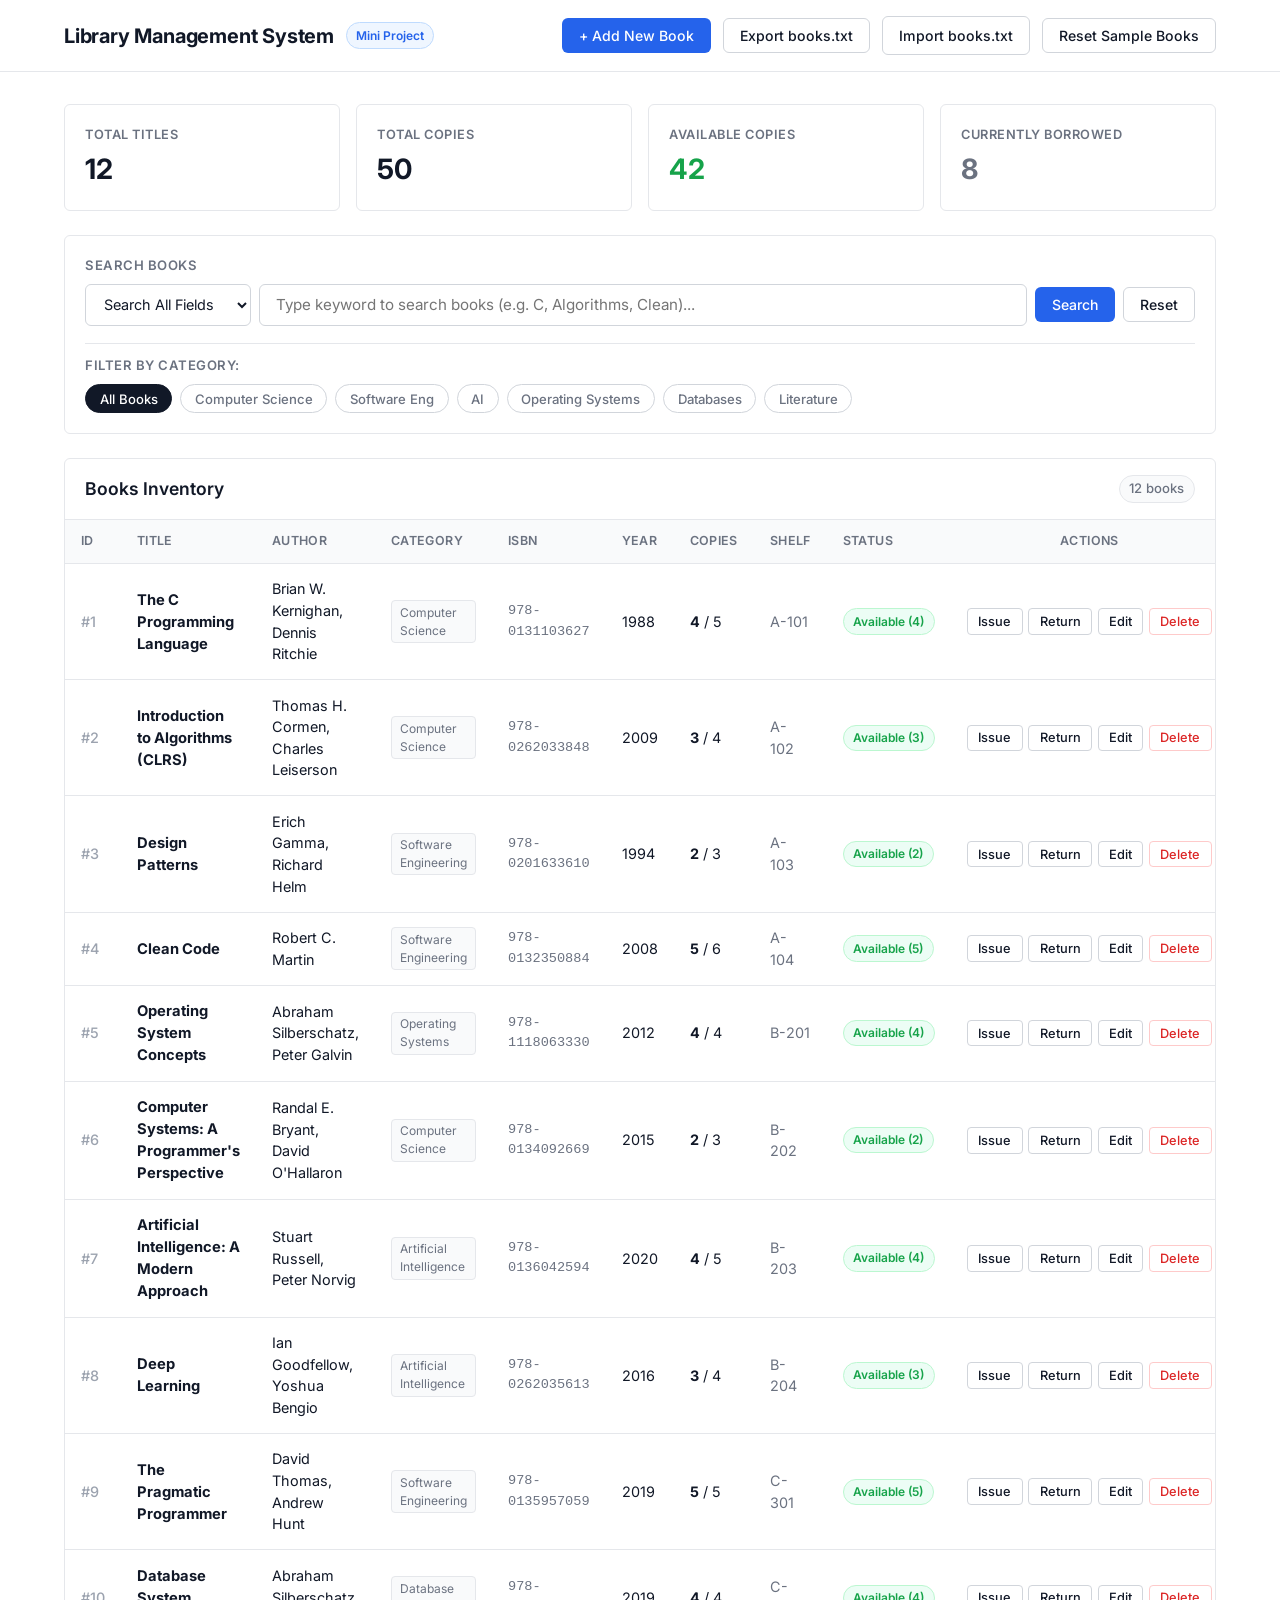
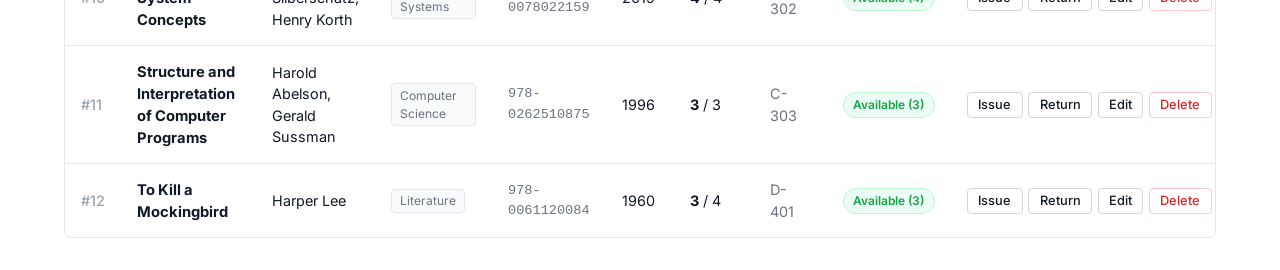
<file: library management system/index.html>
<!DOCTYPE html>
<html lang="en">
<head>
  <meta charset="UTF-8">
  <meta name="viewport" content="width=device-width, initial-scale=1.0">
  <title>Library Management System</title>
  <link rel="stylesheet" href="frontend/css/styles.css">
  <link rel="preconnect" href="https://fonts.googleapis.com">
  <link rel="preconnect" href="https://fonts.gstatic.com" crossorigin>
  <link href="https://fonts.googleapis.com/css2?family=Inter:wght@400;500;600;700&display=swap" rel="stylesheet">
</head>
<body>

  <!-- Top Simple Navigation Bar -->
  <header class="navbar">
    <div class="nav-container">
      <div class="brand">
        <h1 class="brand-title">Library Management System</h1>
        <span class="c-badge">Mini Project</span>
      </div>
      <div class="nav-actions">
        <button class="btn btn-primary" onclick="app.openAddBookModal()">
          + Add New Book
        </button>
        <button class="btn btn-outline" onclick="app.exportBooksTxt()" title="Export books.txt for C backend">
          Export books.txt
        </button>
        <label class="btn btn-outline" style="margin: 0; cursor: pointer;" title="Import books.txt from C backend">
          Import books.txt
          <input type="file" accept=".txt" onchange="app.importBooksTxt(event)" style="display: none;">
        </label>
        <button class="btn btn-outline" onclick="app.resetSampleBooks()" title="Reset default sample books">
          Reset Sample Books
        </button>
      </div>
    </div>
  </header>

  <!-- Main Content Container -->
  <main class="main-container">

    <!-- Summary Stats Bar -->
    <div class="stats-bar">
      <div class="stat-box">
        <span class="stat-label">Total Titles</span>
        <span class="stat-value" id="statTitles">0</span>
      </div>
      <div class="stat-box">
        <span class="stat-label">Total Copies</span>
        <span class="stat-value" id="statTotalCopies">0</span>
      </div>
      <div class="stat-box">
        <span class="stat-label">Available Copies</span>
        <span class="stat-value text-success" id="statAvailableCopies">0</span>
      </div>
      <div class="stat-box">
        <span class="stat-label">Currently Borrowed</span>
        <span class="stat-value text-muted" id="statBorrowedCopies">0</span>
      </div>
    </div>

    <!-- Search & Filter Controls -->
    <div class="controls-panel">
      <!-- Search Option Bar -->
      <div class="search-header-row">
        <label for="searchInput" class="search-label-title">Search Books</label>
        <div class="search-group">
          <select id="searchField" class="search-field-select" title="Select field to search in" onchange="app.handleSearchFieldChange()">
            <option value="all">Search All Fields</option>
            <option value="title">By Title</option>
            <option value="author">By Author</option>
            <option value="category">By Category</option>
            <option value="isbn">By ISBN</option>
            <option value="shelf">By Shelf Location</option>
          </select>
          <div class="search-input-wrapper">
            <input type="text" id="searchInput" placeholder="Type keyword to search books (e.g. C, Algorithms, Clean)..." autocomplete="off">
            <button class="btn-clear" id="btnClearSearch" onclick="app.clearSearch()" title="Clear search text" style="display:none;">&times;</button>
          </div>
          <button class="btn btn-primary btn-search" id="btnSearch" onclick="app.executeSearch()" title="Click to search">
            Search
          </button>
          <button class="btn btn-outline btn-reset" onclick="app.clearSearch()" title="Reset search & filters">
            Reset
          </button>
        </div>
      </div>

      <!-- Quick Category Filter Pills -->
      <div class="category-filters-row">
        <span class="category-label-title">Filter by Category:</span>
        <div class="category-filters" id="categoryFilters">
          <button class="pill active" data-category="All">All Books</button>
          <button class="pill" data-category="Computer Science">Computer Science</button>
          <button class="pill" data-category="Software Engineering">Software Eng</button>
          <button class="pill" data-category="Artificial Intelligence">AI</button>
          <button class="pill" data-category="Operating Systems">Operating Systems</button>
          <button class="pill" data-category="Database Systems">Databases</button>
          <button class="pill" data-category="Literature">Literature</button>
        </div>
      </div>

      <!-- Active Search Results Status Bar -->
      <div class="search-status-bar" id="searchStatusBar" style="display: none;">
        <span id="searchStatusText">Showing search results</span>
        <button class="btn-link-clear" onclick="app.clearSearch()">Clear Search</button>
      </div>
    </div>

    <!-- Books Table Container -->
    <div class="table-card">
      <div class="table-card-header">
        <h2 class="section-title">Books Inventory</h2>
        <span class="count-badge" id="booksCountBadge">0 books</span>
      </div>

      <div class="table-responsive">
        <table class="books-table">
          <thead>
            <tr>
              <th style="width: 50px;">ID</th>
              <th>Title</th>
              <th>Author</th>
              <th>Category</th>
              <th>ISBN</th>
              <th>Year</th>
              <th>Copies</th>
              <th>Shelf</th>
              <th>Status</th>
              <th style="min-width: 220px; text-align: center;">Actions</th>
            </tr>
          </thead>
          <tbody id="booksTableBody">
            <tr>
              <td colspan="10" class="text-center" style="padding: 2rem;">Loading books...</td>
            </tr>
          </tbody>
        </table>
      </div>
    </div>

  </main>

  <!-- MODAL: ADD / EDIT BOOK -->
  <div class="modal-overlay" id="bookModal">
    <div class="modal-box">
      <div class="modal-header">
        <h3 id="modalTitle">Add New Book</h3>
        <button class="btn-modal-close" onclick="app.closeModal('bookModal')">&times;</button>
      </div>
      <form id="bookForm" onsubmit="app.handleSaveBook(event)">
        <input type="hidden" id="bookId">

        <div class="form-group">
          <label for="bookTitle">Book Title *</label>
          <input type="text" id="bookTitle" required placeholder="e.g. The C Programming Language">
        </div>

        <div class="form-row">
          <div class="form-group">
            <label for="bookAuthor">Author *</label>
            <input type="text" id="bookAuthor" required placeholder="e.g. Dennis M. Ritchie">
          </div>
          <div class="form-group">
            <label for="bookCategory">Category *</label>
            <select id="bookCategory" required>
              <option value="Computer Science">Computer Science</option>
              <option value="Software Engineering">Software Engineering</option>
              <option value="Artificial Intelligence">Artificial Intelligence</option>
              <option value="Operating Systems">Operating Systems</option>
              <option value="Database Systems">Database Systems</option>
              <option value="Literature">Literature</option>
              <option value="Mathematics">Mathematics</option>
              <option value="General">General</option>
            </select>
          </div>
        </div>

        <div class="form-row">
          <div class="form-group">
            <label for="bookIsbn">ISBN *</label>
            <input type="text" id="bookIsbn" required placeholder="e.g. 978-0131103627">
          </div>
          <div class="form-group">
            <label for="bookYear">Publication Year</label>
            <input type="number" id="bookYear" min="1900" max="2099" value="2024">
          </div>
        </div>

        <div class="form-row">
          <div class="form-group">
            <label for="bookCopies">Total Copies *</label>
            <input type="number" id="bookCopies" min="1" max="500" value="3" required>
          </div>
          <div class="form-group">
            <label for="bookShelf">Shelf Location</label>
            <input type="text" id="bookShelf" placeholder="e.g. A-101">
          </div>
        </div>

        <div class="modal-footer">
          <button type="button" class="btn btn-outline" onclick="app.closeModal('bookModal')">Cancel</button>
          <button type="submit" class="btn btn-primary" id="btnSaveSubmit">Save Book</button>
        </div>
      </form>
    </div>
  </div>

  <!-- MODAL: RETURN SUCCESS & EDIT OPTION -->
  <div class="modal-overlay" id="returnSuccessModal">
    <div class="modal-box" style="max-width: 460px;">
      <div class="modal-header">
        <h3>Book Returned Successfully</h3>
        <button class="btn-modal-close" onclick="app.closeModal('returnSuccessModal')">&times;</button>
      </div>
      <div style="padding: 1.5rem;">
        <p style="margin-bottom: 0.5rem; color: var(--text-main); font-weight: 600;" id="returnSuccessBookTitle">Book Title</p>
        <p style="color: var(--text-muted); font-size: 0.9rem; margin-bottom: 1.5rem;">
          The book has been checked in and restocked into inventory. Would you like to edit its details now (such as shelf location, copies, or condition)?
        </p>
        <div style="display: flex; gap: 0.75rem; justify-content: flex-end;">
          <button type="button" class="btn btn-outline" onclick="app.closeModal('returnSuccessModal')">No, Done</button>
          <button type="button" class="btn btn-primary" onclick="app.confirmEditAfterReturn()">Yes, Edit Book Details</button>
        </div>
      </div>
    </div>
  </div>

  <!-- Toast Notification Container -->
  <div class="toast-box" id="toastBox"></div>

  <!-- Standalone Script (Zero Backend Server Required) -->
  <script src="frontend/js/app.js"></script>
</body>
</html>
</file>
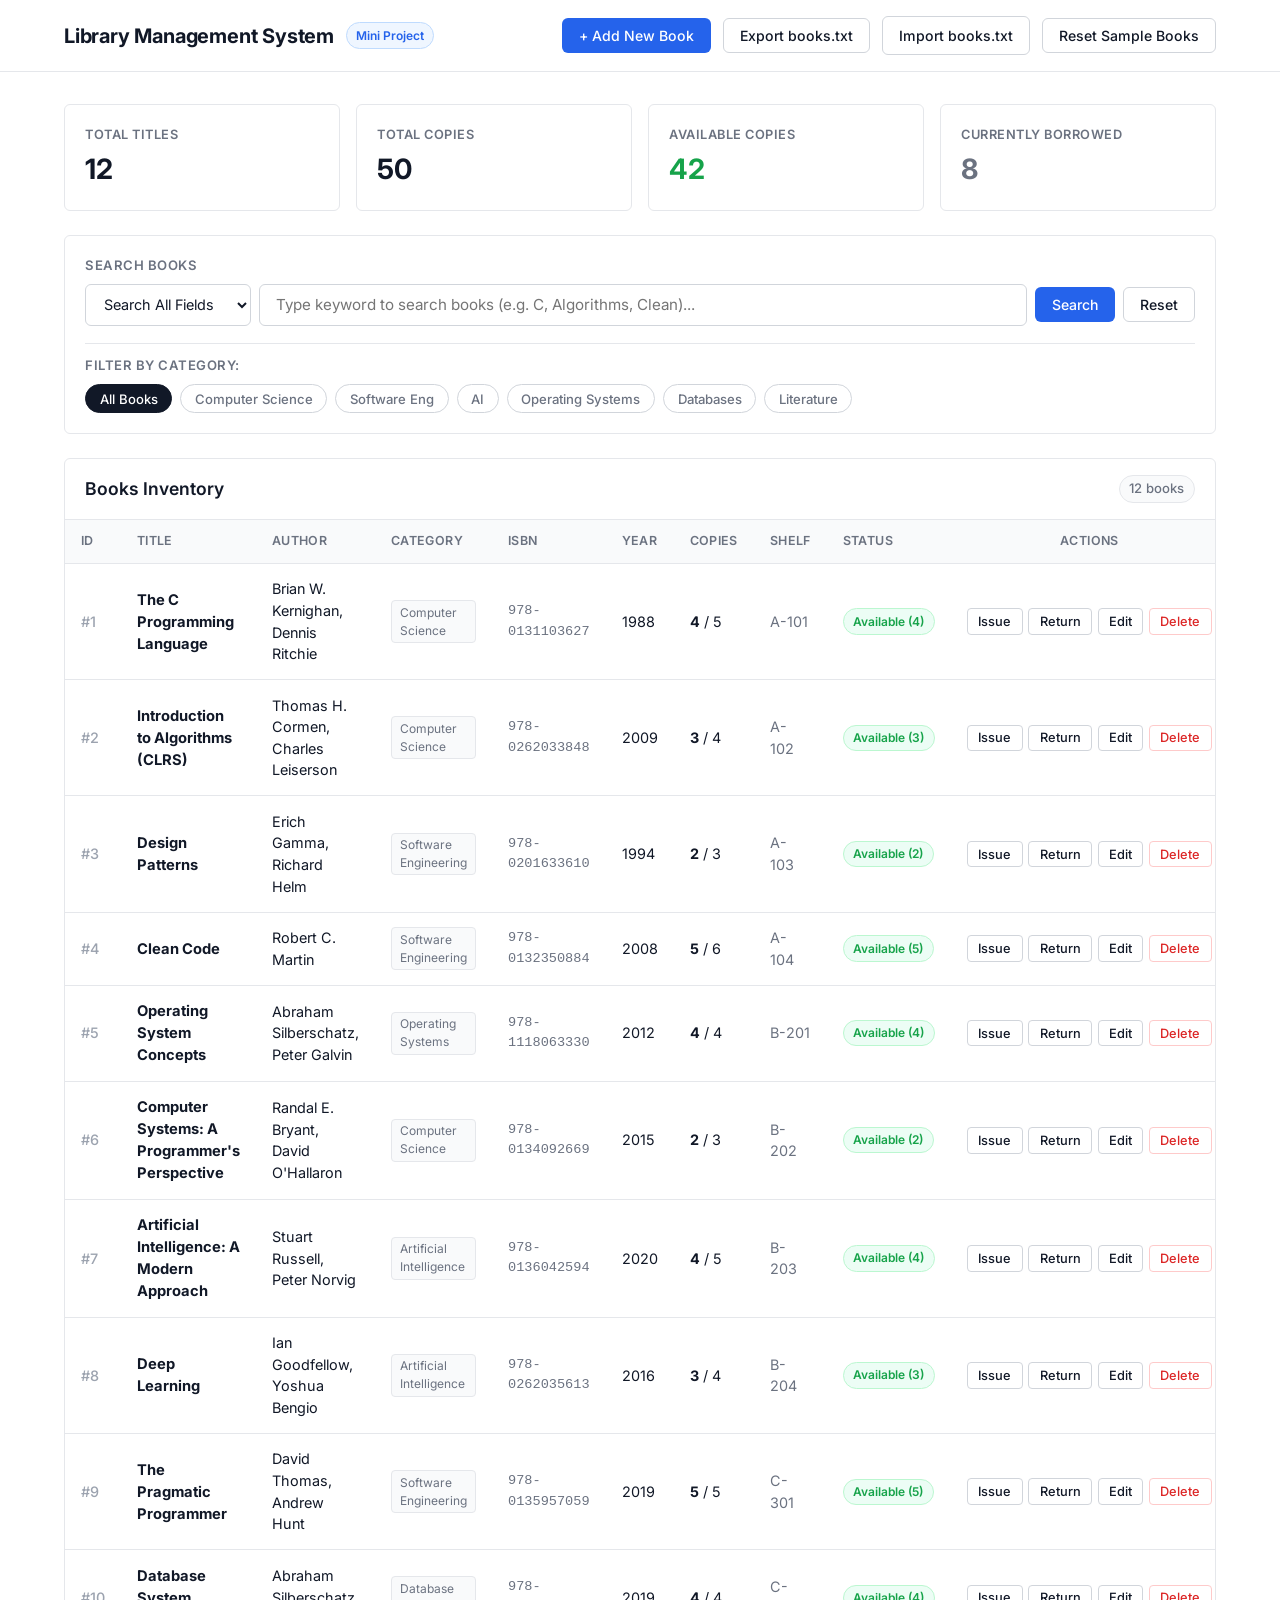
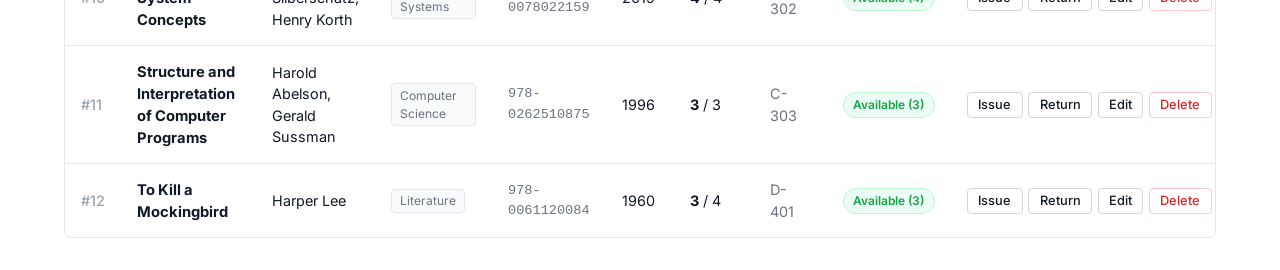
<file: library management system/frontend/index.html>
<!DOCTYPE html>
<html lang="en">
<head>
  <meta charset="UTF-8">
  <meta name="viewport" content="width=device-width, initial-scale=1.0">
  <title>Library Management System</title>
  <link rel="stylesheet" href="css/styles.css">
  <link rel="preconnect" href="https://fonts.googleapis.com">
  <link rel="preconnect" href="https://fonts.gstatic.com" crossorigin>
  <link href="https://fonts.googleapis.com/css2?family=Inter:wght@400;500;600;700&display=swap" rel="stylesheet">
</head>
<body>

  <!-- Top Simple Navigation Bar -->
  <header class="navbar">
    <div class="nav-container">
      <div class="brand">
        <h1 class="brand-title">Library Management System</h1>
        <span class="c-badge">Mini Project</span>
      </div>
      <div class="nav-actions">
        <button class="btn btn-primary" onclick="app.openAddBookModal()">
          + Add New Book
        </button>
        <button class="btn btn-outline" onclick="app.exportBooksTxt()" title="Export books.txt for C backend">
          Export books.txt
        </button>
        <label class="btn btn-outline" style="margin: 0; cursor: pointer;" title="Import books.txt from C backend">
          Import books.txt
          <input type="file" accept=".txt" onchange="app.importBooksTxt(event)" style="display: none;">
        </label>
        <button class="btn btn-outline" onclick="app.resetSampleBooks()" title="Reset default sample books">
          Reset Sample Books
        </button>
      </div>
    </div>
  </header>

  <!-- Main Content Container -->
  <main class="main-container">

    <!-- Summary Stats Bar -->
    <div class="stats-bar">
      <div class="stat-box">
        <span class="stat-label">Total Titles</span>
        <span class="stat-value" id="statTitles">0</span>
      </div>
      <div class="stat-box">
        <span class="stat-label">Total Copies</span>
        <span class="stat-value" id="statTotalCopies">0</span>
      </div>
      <div class="stat-box">
        <span class="stat-label">Available Copies</span>
        <span class="stat-value text-success" id="statAvailableCopies">0</span>
      </div>
      <div class="stat-box">
        <span class="stat-label">Currently Borrowed</span>
        <span class="stat-value text-muted" id="statBorrowedCopies">0</span>
      </div>
    </div>

    <!-- Search & Filter Controls -->
    <div class="controls-panel">
      <!-- Search Option Bar -->
      <div class="search-header-row">
        <label for="searchInput" class="search-label-title">Search Books</label>
        <div class="search-group">
          <select id="searchField" class="search-field-select" title="Select field to search in" onchange="app.handleSearchFieldChange()">
            <option value="all">Search All Fields</option>
            <option value="title">By Title</option>
            <option value="author">By Author</option>
            <option value="category">By Category</option>
            <option value="isbn">By ISBN</option>
            <option value="shelf">By Shelf Location</option>
          </select>
          <div class="search-input-wrapper">
            <input type="text" id="searchInput" placeholder="Type keyword to search books (e.g. C, Algorithms, Clean)..." autocomplete="off">
            <button class="btn-clear" id="btnClearSearch" onclick="app.clearSearch()" title="Clear search text" style="display:none;">&times;</button>
          </div>
          <button class="btn btn-primary btn-search" id="btnSearch" onclick="app.executeSearch()" title="Click to search">
            Search
          </button>
          <button class="btn btn-outline btn-reset" onclick="app.clearSearch()" title="Reset search & filters">
            Reset
          </button>
        </div>
      </div>

      <!-- Quick Category Filter Pills -->
      <div class="category-filters-row">
        <span class="category-label-title">Filter by Category:</span>
        <div class="category-filters" id="categoryFilters">
          <button class="pill active" data-category="All">All Books</button>
          <button class="pill" data-category="Computer Science">Computer Science</button>
          <button class="pill" data-category="Software Engineering">Software Eng</button>
          <button class="pill" data-category="Artificial Intelligence">AI</button>
          <button class="pill" data-category="Operating Systems">Operating Systems</button>
          <button class="pill" data-category="Database Systems">Databases</button>
          <button class="pill" data-category="Literature">Literature</button>
        </div>
      </div>

      <!-- Active Search Results Status Bar -->
      <div class="search-status-bar" id="searchStatusBar" style="display: none;">
        <span id="searchStatusText">Showing search results</span>
        <button class="btn-link-clear" onclick="app.clearSearch()">Clear Search</button>
      </div>
    </div>

    <!-- Books Table Container -->
    <div class="table-card">
      <div class="table-card-header">
        <h2 class="section-title">Books Inventory</h2>
        <span class="count-badge" id="booksCountBadge">0 books</span>
      </div>

      <div class="table-responsive">
        <table class="books-table">
          <thead>
            <tr>
              <th style="width: 50px;">ID</th>
              <th>Title</th>
              <th>Author</th>
              <th>Category</th>
              <th>ISBN</th>
              <th>Year</th>
              <th>Copies</th>
              <th>Shelf</th>
              <th>Status</th>
              <th style="min-width: 220px; text-align: center;">Actions</th>
            </tr>
          </thead>
          <tbody id="booksTableBody">
            <tr>
              <td colspan="10" class="text-center" style="padding: 2rem;">Loading books...</td>
            </tr>
          </tbody>
        </table>
      </div>
    </div>

  </main>

  <!-- MODAL: ADD / EDIT BOOK -->
  <div class="modal-overlay" id="bookModal">
    <div class="modal-box">
      <div class="modal-header">
        <h3 id="modalTitle">Add New Book</h3>
        <button class="btn-modal-close" onclick="app.closeModal('bookModal')">&times;</button>
      </div>
      <form id="bookForm" onsubmit="app.handleSaveBook(event)">
        <input type="hidden" id="bookId">

        <div class="form-group">
          <label for="bookTitle">Book Title *</label>
          <input type="text" id="bookTitle" required placeholder="e.g. The C Programming Language">
        </div>

        <div class="form-row">
          <div class="form-group">
            <label for="bookAuthor">Author *</label>
            <input type="text" id="bookAuthor" required placeholder="e.g. Dennis M. Ritchie">
          </div>
          <div class="form-group">
            <label for="bookCategory">Category *</label>
            <select id="bookCategory" required>
              <option value="Computer Science">Computer Science</option>
              <option value="Software Engineering">Software Engineering</option>
              <option value="Artificial Intelligence">Artificial Intelligence</option>
              <option value="Operating Systems">Operating Systems</option>
              <option value="Database Systems">Database Systems</option>
              <option value="Literature">Literature</option>
              <option value="Mathematics">Mathematics</option>
              <option value="General">General</option>
            </select>
          </div>
        </div>

        <div class="form-row">
          <div class="form-group">
            <label for="bookIsbn">ISBN *</label>
            <input type="text" id="bookIsbn" required placeholder="e.g. 978-0131103627">
          </div>
          <div class="form-group">
            <label for="bookYear">Publication Year</label>
            <input type="number" id="bookYear" min="1900" max="2099" value="2024">
          </div>
        </div>

        <div class="form-row">
          <div class="form-group">
            <label for="bookCopies">Total Copies *</label>
            <input type="number" id="bookCopies" min="1" max="500" value="3" required>
          </div>
          <div class="form-group">
            <label for="bookShelf">Shelf Location</label>
            <input type="text" id="bookShelf" placeholder="e.g. A-101">
          </div>
        </div>

        <div class="modal-footer">
          <button type="button" class="btn btn-outline" onclick="app.closeModal('bookModal')">Cancel</button>
          <button type="submit" class="btn btn-primary" id="btnSaveSubmit">Save Book</button>
        </div>
      </form>
    </div>
  </div>

  <!-- MODAL: RETURN SUCCESS & EDIT OPTION -->
  <div class="modal-overlay" id="returnSuccessModal">
    <div class="modal-box" style="max-width: 460px;">
      <div class="modal-header">
        <h3>Book Returned Successfully</h3>
        <button class="btn-modal-close" onclick="app.closeModal('returnSuccessModal')">&times;</button>
      </div>
      <div style="padding: 1.5rem;">
        <p style="margin-bottom: 0.5rem; color: var(--text-main); font-weight: 600;" id="returnSuccessBookTitle">Book Title</p>
        <p style="color: var(--text-muted); font-size: 0.9rem; margin-bottom: 1.5rem;">
          The book has been checked in and restocked into inventory. Would you like to edit its details now (such as shelf location, copies, or condition)?
        </p>
        <div style="display: flex; gap: 0.75rem; justify-content: flex-end;">
          <button type="button" class="btn btn-outline" onclick="app.closeModal('returnSuccessModal')">No, Done</button>
          <button type="button" class="btn btn-primary" onclick="app.confirmEditAfterReturn()">Yes, Edit Book Details</button>
        </div>
      </div>
    </div>
  </div>

  <!-- Toast Notification Container -->
  <div class="toast-box" id="toastBox"></div>

  <!-- Standalone Script (Zero Backend Server Required) -->
  <script src="js/app.js"></script>
</body>
</html>
</file>
<file: library management system/frontend/css/styles.css>
/*
 * Library Management System
 * Clean, Simple, Minimalist White Theme (No Gradients)
 */

:root {
  --font-family: 'Inter', -apple-system, BlinkMacSystemFont, "Segoe UI", Roboto, sans-serif;
  --bg-body: #ffffff;
  --bg-card: #ffffff;
  --bg-secondary: #f9fafb;
  --bg-hover: #f3f4f6;

  --border-color: #e5e7eb;
  --border-dark: #d1d5db;

  --text-main: #111827;
  --text-muted: #6b7280;
  --text-light: #9ca3af;

  --primary: #2563eb;
  --primary-hover: #1d4ed8;

  --success: #16a34a;
  --success-bg: #ecfdf5;
  --success-border: #bbf7d0;

  --danger: #dc2626;
  --danger-hover: #b91c1c;
  --danger-bg: #fef2f2;
  --danger-border: #fecaca;

  --radius-sm: 4px;
  --radius-md: 6px;
  --radius-lg: 8px;
}

* {
  margin: 0;
  padding: 0;
  box-sizing: border-box;
}

body {
  font-family: var(--font-family);
  background-color: var(--bg-body);
  color: var(--text-main);
  line-height: 1.5;
  -webkit-font-smoothing: antialiased;
}

/* Navbar */
.navbar {
  background-color: #ffffff;
  border-bottom: 1px solid var(--border-color);
  padding: 1rem 0;
  position: sticky;
  top: 0;
  z-index: 50;
}

.nav-container {
  max-width: 1200px;
  margin: 0 auto;
  padding: 0 1.5rem;
  display: flex;
  align-items: center;
  justify-content: space-between;
}

.brand {
  display: flex;
  align-items: center;
  gap: 0.75rem;
}

.brand-title {
  font-size: 1.25rem;
  font-weight: 700;
  color: var(--text-main);
  letter-spacing: -0.01em;
}

.c-badge {
  font-size: 0.75rem;
  font-weight: 600;
  color: #2563eb;
  background-color: #eff6ff;
  border: 1px solid #bfdbfe;
  padding: 0.2rem 0.55rem;
  border-radius: 9999px;
}

.nav-actions {
  display: flex;
  align-items: center;
  gap: 0.75rem;
}

/* Main Container */
.main-container {
  max-width: 1200px;
  margin: 2rem auto;
  padding: 0 1.5rem;
}

/* Stats Bar */
.stats-bar {
  display: grid;
  grid-template-columns: repeat(auto-fit, minmax(200px, 1fr));
  gap: 1rem;
  margin-bottom: 1.5rem;
}

.stat-box {
  background-color: #ffffff;
  border: 1px solid var(--border-color);
  border-radius: var(--radius-md);
  padding: 1.25rem;
  display: flex;
  flex-direction: column;
  gap: 0.25rem;
}

.stat-label {
  font-size: 0.8rem;
  font-weight: 600;
  color: var(--text-muted);
  text-transform: uppercase;
  letter-spacing: 0.04em;
}

.stat-value {
  font-size: 1.75rem;
  font-weight: 700;
  color: var(--text-main);
}

.text-success { color: var(--success); }
.text-muted { color: var(--text-muted); }

/* Controls Panel */
.controls-panel {
  background-color: #ffffff;
  border: 1px solid var(--border-color);
  border-radius: var(--radius-md);
  padding: 1.25rem;
  margin-bottom: 1.5rem;
  display: flex;
  flex-direction: column;
  gap: 1.1rem;
}

.search-header-row {
  display: flex;
  flex-direction: column;
  gap: 0.5rem;
}

.search-label-title,
.category-label-title {
  font-size: 0.82rem;
  font-weight: 600;
  color: var(--text-muted);
  text-transform: uppercase;
  letter-spacing: 0.04em;
}

.search-group {
  display: flex;
  gap: 0.5rem;
  align-items: center;
  flex-wrap: wrap;
}

.search-field-select {
  padding: 0.65rem 0.85rem;
  font-size: 0.9rem;
  font-family: var(--font-family);
  border: 1px solid var(--border-dark);
  border-radius: var(--radius-md);
  background-color: #ffffff;
  color: var(--text-main);
  outline: none;
  cursor: pointer;
  min-width: 140px;
}

.search-field-select:focus {
  border-color: var(--primary);
  box-shadow: 0 0 0 2px rgba(37, 99, 235, 0.15);
}

.search-input-wrapper {
  position: relative;
  flex: 1;
  min-width: 250px;
}

.search-input-wrapper input {
  width: 100%;
  padding: 0.65rem 2.2rem 0.65rem 1rem;
  font-size: 0.95rem;
  font-family: var(--font-family);
  border: 1px solid var(--border-dark);
  border-radius: var(--radius-md);
  background-color: #ffffff;
  color: var(--text-main);
  outline: none;
}

.search-input-wrapper input:focus {
  border-color: var(--primary);
  box-shadow: 0 0 0 2px rgba(37, 99, 235, 0.15);
}

.btn-clear {
  position: absolute;
  right: 10px;
  top: 50%;
  transform: translateY(-50%);
  background: none;
  border: none;
  font-size: 1.25rem;
  color: var(--text-muted);
  cursor: pointer;
  line-height: 1;
  padding: 0.2rem;
}

.btn-clear:hover {
  color: var(--danger);
}

.btn-search {
  white-space: nowrap;
  padding: 0.65rem 1.35rem;
  font-weight: 600;
}

.btn-reset {
  white-space: nowrap;
  padding: 0.65rem 1rem;
}

.category-filters-row {
  display: flex;
  flex-direction: column;
  gap: 0.5rem;
  padding-top: 0.75rem;
  border-top: 1px solid var(--border-color);
}

.search-status-bar {
  display: flex;
  align-items: center;
  justify-content: space-between;
  padding: 0.65rem 1rem;
  background-color: #f8fafc;
  border: 1px solid var(--border-color);
  border-radius: var(--radius-sm);
  font-size: 0.88rem;
  color: var(--text-main);
}

.btn-link-clear {
  background: none;
  border: none;
  color: var(--primary);
  font-size: 0.84rem;
  font-weight: 600;
  text-decoration: underline;
  cursor: pointer;
  padding: 0;
}

.btn-link-clear:hover {
  color: var(--primary-hover);
}

.category-filters {
  display: flex;
  gap: 0.5rem;
  flex-wrap: wrap;
}

.pill {
  padding: 0.35rem 0.85rem;
  font-size: 0.82rem;
  font-weight: 500;
  font-family: var(--font-family);
  background-color: #ffffff;
  border: 1px solid var(--border-dark);
  color: var(--text-muted);
  border-radius: 9999px;
  cursor: pointer;
  transition: all 0.15s ease;
}

.pill:hover {
  background-color: var(--bg-hover);
  color: var(--text-main);
}

.pill.active {
  background-color: var(--text-main);
  color: #ffffff;
  border-color: var(--text-main);
}

/* Table Card */
.table-card {
  background-color: #ffffff;
  border: 1px solid var(--border-color);
  border-radius: var(--radius-md);
  overflow: hidden;
}

.table-card-header {
  padding: 1rem 1.25rem;
  border-bottom: 1px solid var(--border-color);
  display: flex;
  align-items: center;
  justify-content: space-between;
}

.section-title {
  font-size: 1.1rem;
  font-weight: 600;
  color: var(--text-main);
}

.count-badge {
  font-size: 0.82rem;
  font-weight: 500;
  color: var(--text-muted);
  background-color: var(--bg-secondary);
  padding: 0.2rem 0.6rem;
  border-radius: 9999px;
  border: 1px solid var(--border-color);
}

.table-responsive {
  overflow-x: auto;
}

.books-table {
  width: 100%;
  border-collapse: collapse;
  text-align: left;
  font-size: 0.9rem;
}

.books-table th {
  background-color: var(--bg-secondary);
  color: var(--text-muted);
  font-weight: 600;
  font-size: 0.78rem;
  text-transform: uppercase;
  letter-spacing: 0.03em;
  padding: 0.75rem 1rem;
  border-bottom: 1px solid var(--border-color);
}

.books-table td {
  padding: 0.9rem 1rem;
  border-bottom: 1px solid var(--border-color);
  color: var(--text-main);
  vertical-align: middle;
}

.books-table tr:last-child td {
  border-bottom: none;
}

.books-table tr:hover td {
  background-color: var(--bg-secondary);
}

.text-center { text-align: center; }

/* Status Badges */
.badge-status {
  display: inline-block;
  padding: 0.2rem 0.6rem;
  font-size: 0.75rem;
  font-weight: 600;
  border-radius: 9999px;
  white-space: nowrap;
}

.badge-available {
  background-color: var(--success-bg);
  color: var(--success);
  border: 1px solid var(--success-border);
}

.badge-out {
  background-color: var(--danger-bg);
  color: var(--danger);
  border: 1px solid var(--danger-border);
}

.category-tag {
  display: inline-block;
  padding: 0.15rem 0.5rem;
  font-size: 0.75rem;
  background-color: var(--bg-secondary);
  color: var(--text-muted);
  border: 1px solid var(--border-color);
  border-radius: var(--radius-sm);
}

/* Buttons */
.btn {
  display: inline-flex;
  align-items: center;
  justify-content: center;
  padding: 0.5rem 1rem;
  font-size: 0.88rem;
  font-weight: 500;
  font-family: var(--font-family);
  border-radius: var(--radius-md);
  cursor: pointer;
  border: 1px solid transparent;
  transition: background-color 0.15s ease, border-color 0.15s ease;
  white-space: nowrap;
}

.btn-primary {
  background-color: var(--primary);
  color: #ffffff;
}

.btn-primary:hover {
  background-color: var(--primary-hover);
}

.btn-outline {
  background-color: #ffffff;
  border-color: var(--border-dark);
  color: var(--text-main);
}

.btn-outline:hover {
  background-color: var(--bg-hover);
}

.btn-sm {
  padding: 0.3rem 0.65rem;
  font-size: 0.8rem;
  border-radius: var(--radius-sm);
}

.btn-edit {
  background-color: #ffffff;
  border: 1px solid var(--border-dark);
  color: var(--text-main);
}

.btn-edit:hover {
  background-color: var(--bg-hover);
  border-color: var(--primary);
  color: var(--primary);
}

.btn-delete {
  background-color: #ffffff;
  border: 1px solid var(--danger-border);
  color: var(--danger);
}

.btn-delete:hover {
  background-color: var(--danger);
  color: #ffffff;
  border-color: var(--danger);
}

.actions-cell {
  display: flex;
  align-items: center;
  justify-content: center;
  gap: 0.35rem;
  white-space: nowrap;
  flex-wrap: nowrap;
}

/* Modals */
.modal-overlay {
  display: none;
  position: fixed;
  top: 0;
  left: 0;
  width: 100vw;
  height: 100vh;
  background-color: rgba(0, 0, 0, 0.4);
  z-index: 100;
  align-items: center;
  justify-content: center;
  padding: 1rem;
}

.modal-overlay.open {
  display: flex;
}

.modal-box {
  background-color: #ffffff;
  border: 1px solid var(--border-dark);
  border-radius: var(--radius-lg);
  width: 100%;
  max-width: 520px;
  overflow: hidden;
  box-shadow: 0 10px 25px rgba(0, 0, 0, 0.1);
}

.modal-header {
  padding: 1.1rem 1.5rem;
  border-bottom: 1px solid var(--border-color);
  display: flex;
  align-items: center;
  justify-content: space-between;
}

.modal-header h3 {
  font-size: 1.15rem;
  font-weight: 600;
  color: var(--text-main);
}

.btn-modal-close {
  background: none;
  border: none;
  font-size: 1.5rem;
  color: var(--text-muted);
  cursor: pointer;
  line-height: 1;
}

.btn-modal-close:hover {
  color: var(--text-main);
}

form {
  padding: 1.5rem;
}

.form-group {
  margin-bottom: 1.1rem;
}

.form-group label {
  display: block;
  font-size: 0.85rem;
  font-weight: 500;
  color: var(--text-main);
  margin-bottom: 0.35rem;
}

.form-group input,
.form-group select {
  width: 100%;
  padding: 0.6rem 0.85rem;
  font-size: 0.9rem;
  font-family: var(--font-family);
  background-color: #ffffff;
  border: 1px solid var(--border-dark);
  border-radius: var(--radius-md);
  color: var(--text-main);
  outline: none;
}

.form-group input:focus,
.form-group select:focus {
  border-color: var(--primary);
  box-shadow: 0 0 0 2px rgba(37, 99, 235, 0.15);
}

.form-row {
  display: grid;
  grid-template-columns: 1fr 1fr;
  gap: 1rem;
}

.modal-footer {
  padding: 1rem 1.5rem;
  background-color: var(--bg-secondary);
  border-top: 1px solid var(--border-color);
  display: flex;
  align-items: center;
  justify-content: flex-end;
  gap: 0.75rem;
}

/* Toast Notifications */
.toast-box {
  position: fixed;
  bottom: 2rem;
  right: 2rem;
  display: flex;
  flex-direction: column;
  gap: 0.5rem;
  z-index: 200;
}

.toast {
  background-color: #ffffff;
  border: 1px solid var(--border-dark);
  border-radius: var(--radius-md);
  padding: 0.75rem 1.25rem;
  font-size: 0.88rem;
  font-weight: 500;
  color: var(--text-main);
  box-shadow: 0 4px 12px rgba(0, 0, 0, 0.08);
  transition: opacity 0.3s ease;
}

.toast-success {
  border-left: 4px solid var(--success);
}

.toast-error {
  border-left: 4px solid var(--danger);
}

.toast-info {
  border-left: 4px solid var(--primary);
}
</file>
